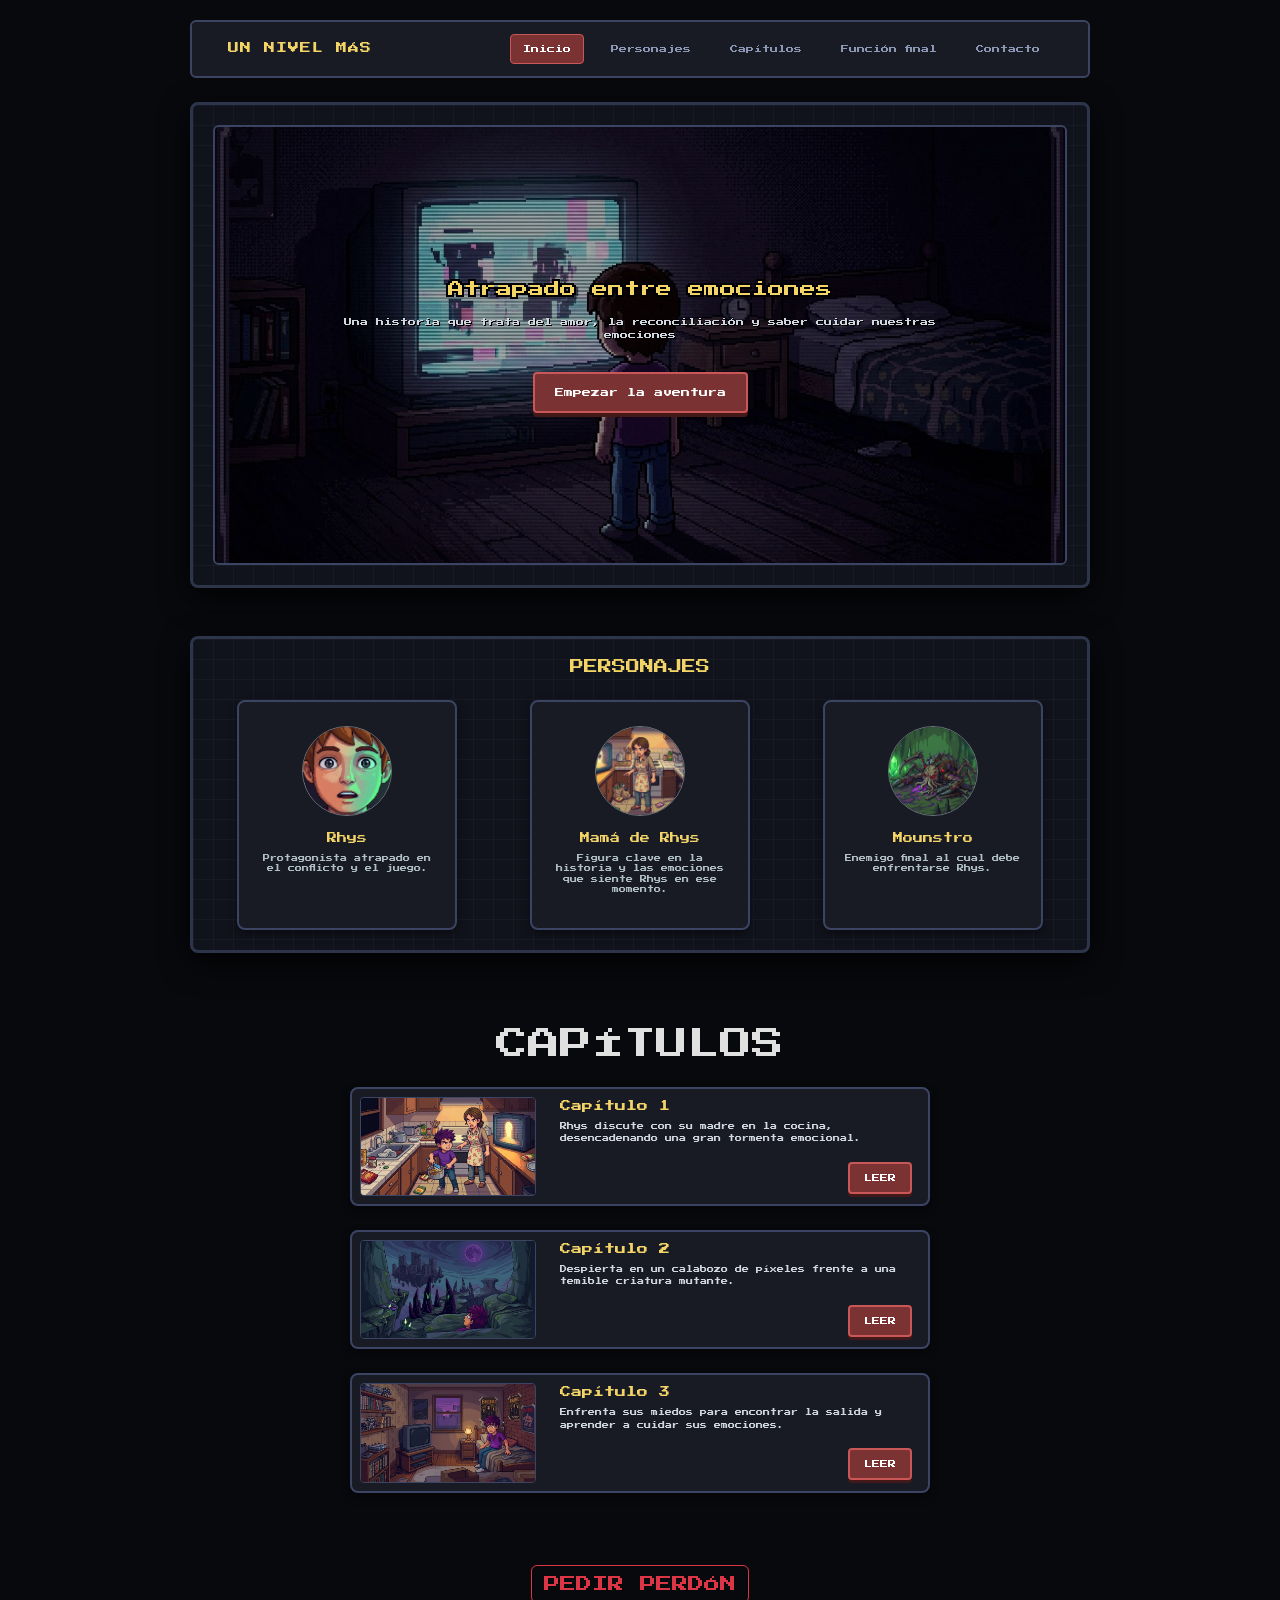
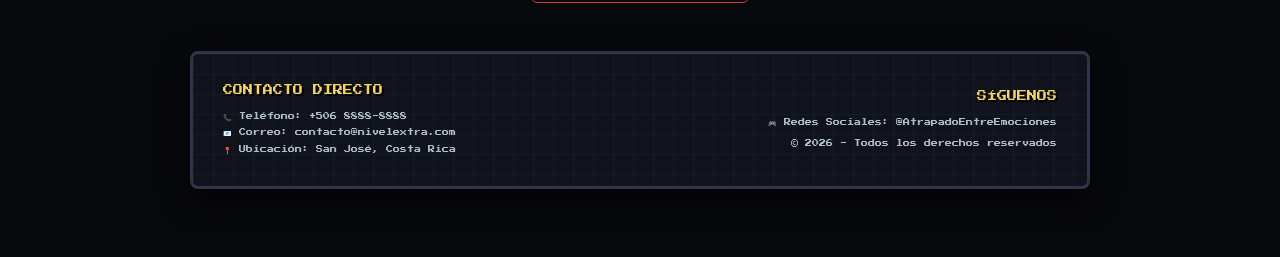
<file: index.html>
<!DOCTYPE html>
<html lang="es">
<head>
    <meta charset="UTF-8">
    <meta name="viewport" content="width=device-width, initial-scale=1.0">
    <title>Atrapado entre emociones</title>
    
    <!-- Fuente Pixel Art -->
    <link href="https://fonts.googleapis.com/css2?family=Press+Start+2P&display=swap" rel="stylesheet">
    
    <!-- Bootstrap CSS -->
    <link href="https://cdn.jsdelivr.net/npm/bootstrap@5.3.3/dist/css/bootstrap.min.css" rel="stylesheet">
    
    <!-- Tu archivo CSS personalizado -->
    <link rel="stylesheet" href="CSS/style.css">
</head>
<body>

    <!-- BARRA DE NAVEGACIÓN -->
    <header>
        <nav class="navbar navbar-expand-lg">
            <div class="container-fluid px-3">
                <div class="logo-area">UN NIVEL MÁS</div>
                
                <!-- Botón hamburguesa para móviles -->
                <button class="navbar-toggler" type="button" data-bs-toggle="collapse" data-bs-target="#navbarNav">
                    <span class="navbar-toggler-icon"></span>
                </button>

                <!-- Enlaces del menú -->
                <div class="collapse navbar-collapse justify-content-end" id="navbarNav">
                    <ul class="navbar-nav">
                        <li class="nav-item"><a class="nav-link active" href="#inicio">Inicio</a></li>
                        <li class="nav-item"><a class="nav-link" href="#personajes">Personajes</a></li>
                        <li class="nav-item"><a class="nav-link" href="#capitulos">Capítulos</a></li>
                        <li class="nav-item"><a class="nav-link" href="#final">Función final</a></li>
                        <li class="nav-item"><a class="nav-link" href="#contacto">Contacto</a></li>
                    </ul>
                </div>
            </div>
        </nav>
    </header>

    <!-- CONTENEDOR PRINCIPAL -->
    <div class="container my-4">
        <!-- PORTADA / HERO -->
        <section id="inicio" class="hero-section">
            <img src="IMG/Imagen principal.jpeg" alt="Portada">
            <div class="hero-content">
                <h1>Atrapado entre emociones</h1>
                <p>Una historia que trata del amor, la reconciliación y saber cuidar nuestras emociones</p>
                <a href="#capitulos" class="btn">Empezar la aventura</a>
            </div>
        </section>
    </div>

    <!-- SECCIÓN DE PERSONAJES -->
<section id="personajes" class="container my-4 text-center">
    <h2 class="section-title mb-4" style="color: #f3d467; font-size: 14px;">PERSONAJES</h2>
    
    <div class="row justify-content-center g-4">
        
        <!-- Tarjeta de Personaje 1 -->
        <div class="col-md-4 d-flex justify-content-center">
            <div class="card character-card p-3">
                <!-- Contenedor de la imagen circular -->
                <div class="mx-auto mt-2" style="width: 90px; height: 90px;">
                    <img src="IMG/Rhys.jpeg" class="rounded-circle w-100 h-100 object-fit-cover border border-secondary" alt="Rhys">
                </div>
                <div class="card-body px-0">
                    <h5 class="character-name">Rhys</h5>
                    <p class="character-text">Protagonista atrapado en el conflicto y el juego.</p>
                </div>
            </div>
        </div>

        <!-- Tarjeta de Personaje 2 (Puedes duplicar este bloque para más personajes) -->
        <div class="col-md-4 d-flex justify-content-center">
            <div class="card character-card p-3">
                <div class="mx-auto mt-2" style="width: 90px; height: 90px;">
                    <img src="IMG/Imagen de la mamá.jpeg" class="rounded-circle w-100 h-100 object-fit-cover border border-secondary" alt="Mamá">
                </div>
                <div class="card-body px-0">
                    <h5 class="character-name">Mamá de Rhys</h5>
                    <p class="character-text">Figura clave en la historia y las emociones que siente Rhys en ese momento.</p>

                </div>
            </div>
        </div>

        <div class="col-md-4 d-flex justify-content-center">
            <div class="card character-card p-3">
                <div class="mx-auto mt-2" style="width: 90px; height: 90px;">
                    <img src="IMG/Mounstro.jpeg" class="rounded-circle w-100 h-100 object-fit-cover border border-secondary" alt="Mamá">
                </div>
                <div class="card-body px-0">
                    <h5 class="character-name">Mounstro</h5>
                    <p class="character-text">Enemigo final al cual debe enfrentarse Rhys.</p>
                </div>
            </div>
        </div>


    </div>
</section>

<!-- SECCIÓN DE CAPÍTULOS -->
<section id="capitulos" class="my-5">
    <h2 class="section-title text-center mb-4">CAPÍTULOS</h2>

    <!-- Columna centrada para las tarjetas -->
    <div class="row justify-content-center">
        <div class="col-md-9 col-lg-8">

            <!-- CAPÍTULO 1 -->
            <div class="card capitulo-card mb-4">
                <div class="row g-0 align-items-center">
                    <div class="col-md-4 p-2">
                        <img src="IMG/Capitulo 1.1.jpeg" class="img-fluid rounded-pixel object-fit-cover w-100" style="max-height: 140px;" alt="Capítulo 1">
                    </div>
                    <div class="col-md-8">
                        <div class="card-body py-2 px-3">
                            <h5 class="card-title">Capítulo 1</h5>
                            <p class="card-text">Rhys discute con su madre en la cocina, desencadenando una gran tormenta emocional.</p>
                            <div class="mt-3 text-end">
                                <a href="Capitulo 1.html" class="btn btn-pixel">LEER</a>
                            </div>
                        </div>
                    </div>
                </div>
            </div>

            <!-- CAPÍTULO 2 -->
            <div class="card capitulo-card mb-4">
                <div class="row g-0 align-items-center">
                    <div class="col-md-4 p-2">
                        <img src="IMG/Capitulo 2.1.jpeg" class="img-fluid rounded-pixel object-fit-cover w-100" style="max-height: 140px;" alt="Capítulo 2">
                    </div>
                    <div class="col-md-8">
                        <div class="card-body py-2 px-3">
                            <h5 class="card-title">Capítulo 2</h5>
                            <p class="card-text">Despierta en un calabozo de píxeles frente a una temible criatura mutante.</p>
                            <div class="mt-3 text-end">
                                <a href="Capitulo 2.html" class="btn btn-pixel">LEER</a>
                            </div>
                        </div>
                    </div>
                </div>
            </div>

            <!-- CAPÍTULO 3 -->
            <div class="card capitulo-card mb-4">
                <div class="row g-0 align-items-center">
                    <div class="col-md-4 p-2">
                        <img src="IMG/Capitulo 3,1.jpeg" class="img-fluid rounded-pixel object-fit-cover w-100" style="max-height: 140px;" alt="Capítulo 3">
                    </div>
                    <div class="col-md-8">
                        <div class="card-body py-2 px-3">
                            <h5 class="card-title">Capítulo 3</h5>
                            <p class="card-text">Enfrenta sus miedos para encontrar la salida y aprender a cuidar sus emociones.</p>
                            <div class="mt-3 text-end">
                                <a href="Capitulo 3.html" class="btn btn-pixel">LEER</a>
                            </div>
                        </div>
                    </div>
                </div>
            </div>

        </div>
    </div>
</section>

<button onclick="pedirPerdon()" class="btn btn-outline-danger" id="final">PEDIR PERDÓN</button>

<!-- PIE DE PÁGINA (FOOTER DE CONTACTO) -->

<footer class="container my-5 footer-pixel-container">
    <div class="row g-4 justify-content-between align-items-center">
        
        <!-- Columna 1: Información de Contacto -->
        <div class="col-md-6 text-center text-md-start">
            <h5 class="footer-title" id="contacto">CONTACTO DIRECTO</h5>
            <p class="footer-text mb-1">📞 Teléfono: +506 8888-8888</p>
            <p class="footer-text mb-1">📧 Correo: contacto@nivelextra.com</p>
            <p class="footer-text mb-0">📍 Ubicación: San José, Costa Rica</p>
        </div>

        <!-- Columna 2: Redes y Derechos -->
        <div class="col-md-6 text-center text-md-end">
            <h5 class="footer-title">SÍGUENOS</h5>
            <p class="footer-text mb-1">🎮 Redes Sociales: @AtrapadoEntreEmociones</p>
            <p class="footer-text text-warning mt-2 mb-0">© 2026 - Todos los derechos reservados</p>
        </div>

    </div>
</footer>
<!-- VENTANA EMERGENTE (MODAL) -->
    <div class="modal fade" id="perdonModal" tabindex="-1" aria-hidden="true">
      <div class="modal-dialog modal-dialog-centered">
        <div class="modal-content pixel-modal">
          <div class="modal-header border-0 pb-0">
            <h5 class="modal-title text-warning" style="font-size: 11px;">ACCIÓN DE JUEGO</h5>
            <button type="button" class="btn-close btn-close-white" data-bs-dismiss="modal" aria-label="Close"></button>
          </div>
          <div class="modal-body text-center py-4">
            <!-- ¡Este es el ID que busca JavaScript! -->
            <p id="mensajePerdon" class="mb-0" style="font-size: 8px; line-height: 1.8; color: #d0d7de;"></p>
          </div>
          <div class="modal-footer border-0 justify-content-center pt-0">
            <button type="button" class="btn btn-pixel" data-bs-dismiss="modal">ACEPTAR</button>
          </div>
        </div>
      </div>
    </div>



<!-- Bootstrap JS -->
    <script src="https://cdn.jsdelivr.net/npm/bootstrap@5.3.3/dist/js/bootstrap.bundle.min.js"></script>

    <!-- Tu archivo JS -->
    <script src="JS/script.js"></script>
</body>
</html>
</file>
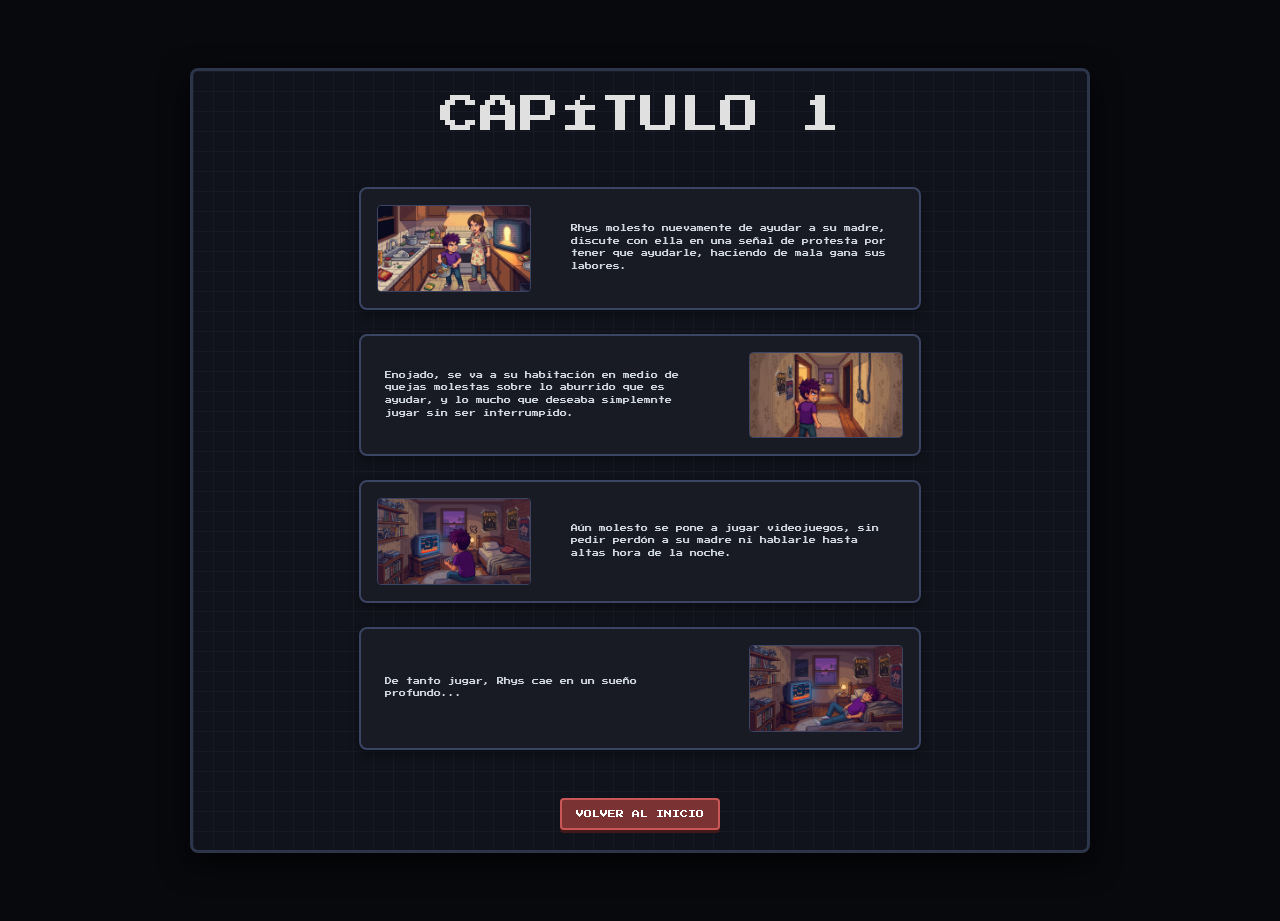
<file: Capitulo 1.html>
<!DOCTYPE html>
<html lang="es">
<head>
    <meta charset="UTF-8">
    <meta name="viewport" content="width=device-width, initial-scale=1.0">
    <title>Capítulo 1</title>
    <link href="https://fonts.googleapis.com/css2?family=Press+Start+2P&display=swap" rel="stylesheet">
    <link href="https://cdn.jsdelivr.net/npm/bootstrap@5.3.3/dist/css/bootstrap.min.css" rel="stylesheet">
    <link rel="stylesheet" href="CSS/style.css">
</head>
<body>
<div class="container my-5">
    
    <!-- Título Principal del Capítulo -->
    <h1 class="section-title text-center mb-5">CAPÍTULO 1</h1>

    <div class="row justify-content-center">
        <div class="col-md-9 col-lg-8">

            <!-- BLOQUE 1: Imagen a la izquierda / Texto a la derecha -->
            <div class="card capitulo-card mb-4">
                <div class="row g-0 align-items-center">
                    <div class="col-md-4 p-3">
                        <img src="IMG/Capitulo 1.1.jpeg" class="img-fluid rounded-pixel object-fit-cover w-100" style="max-height: 140px;" alt="Imagen del capítulo">
                    </div>
                    <div class="col-md-8">
                        <div class="card-body px-4 py-3">
                            <p class="card-text">Rhys molesto nuevamente de ayudar a su madre, discute con ella en una señal de protesta por tener que ayudarle, haciendo de mala gana sus labores.</p>
                        </div>
                    </div>
                </div>
            </div>

            <!-- BLOQUE 2: Texto a la izquierda / Imagen a la derecha -->
            <!-- Nota: Usamos 'flex-row-reverse' para invertir el orden automáticamente -->
            <div class="card capitulo-card mb-4">
                <div class="row g-0 align-items-center flex-row-reverse">
                    <div class="col-md-4 p-3">
                        <img src="IMG/Capitulo 1.2.jpeg" class="img-fluid rounded-pixel object-fit-cover w-100" style="max-height: 140px;" alt="Imagen del capítulo">
                    </div>
                    <div class="col-md-8">
                        <div class="card-body px-4 py-3">
                            <p class="card-text">Enojado, se va a su habitación en medio de quejas molestas sobre lo aburrido que es ayudar, y lo mucho que deseaba simplemnte jugar sin ser interrumpido.</p>
                        </div>
                    </div>
                </div>
            </div>

            <!-- BLOQUE 3: Imagen a la izquierda / Texto a la derecha -->
            <div class="card capitulo-card mb-4">
                <div class="row g-0 align-items-center">
                    <div class="col-md-4 p-3">
                        <img src="IMG/Capitulo 1.3.jpeg" class="img-fluid rounded-pixel object-fit-cover w-100" style="max-height: 140px;" alt="Imagen del capítulo">
                    </div>
                    <div class="col-md-8">
                        <div class="card-body px-4 py-3">
                            <p class="card-text">Aún molesto se pone a jugar videojuegos, sin pedir perdón a su madre ni hablarle hasta altas hora de la noche.</p>
                        </div>
                    </div>
                </div>
            </div>
            <!-- BLOQUE 4: Texto a la izquierda / Imagen a la derecha -->
            <div class="card capitulo-card mb-4">
                <div class="row g-0 align-items-center flex-row-reverse">
                    <div class="col-md-4 p-3">
                        <img src="IMG/Capitulo 1.4.jpeg" class="img-fluid rounded-pixel object-fit-cover w-100" style="max-height: 140px;" alt="Imagen del capítulo">
                    </div>
                    <div class="col-md-8">
                        <div class="card-body px-4 py-3">
                            <p class="card-text">De tanto jugar, Rhys cae en un sueño profundo...</p>
                        </div>
                    </div>
                </div>
            </div>


            <!-- Botón para regresar al índice principal -->
            <div class="text-center mt-5">
                <a href="index.html" class="btn btn-pixel">VOLVER AL INICIO</a>
            </div>

        </div>
    </div>
</div>
</body>
</html>
</file>
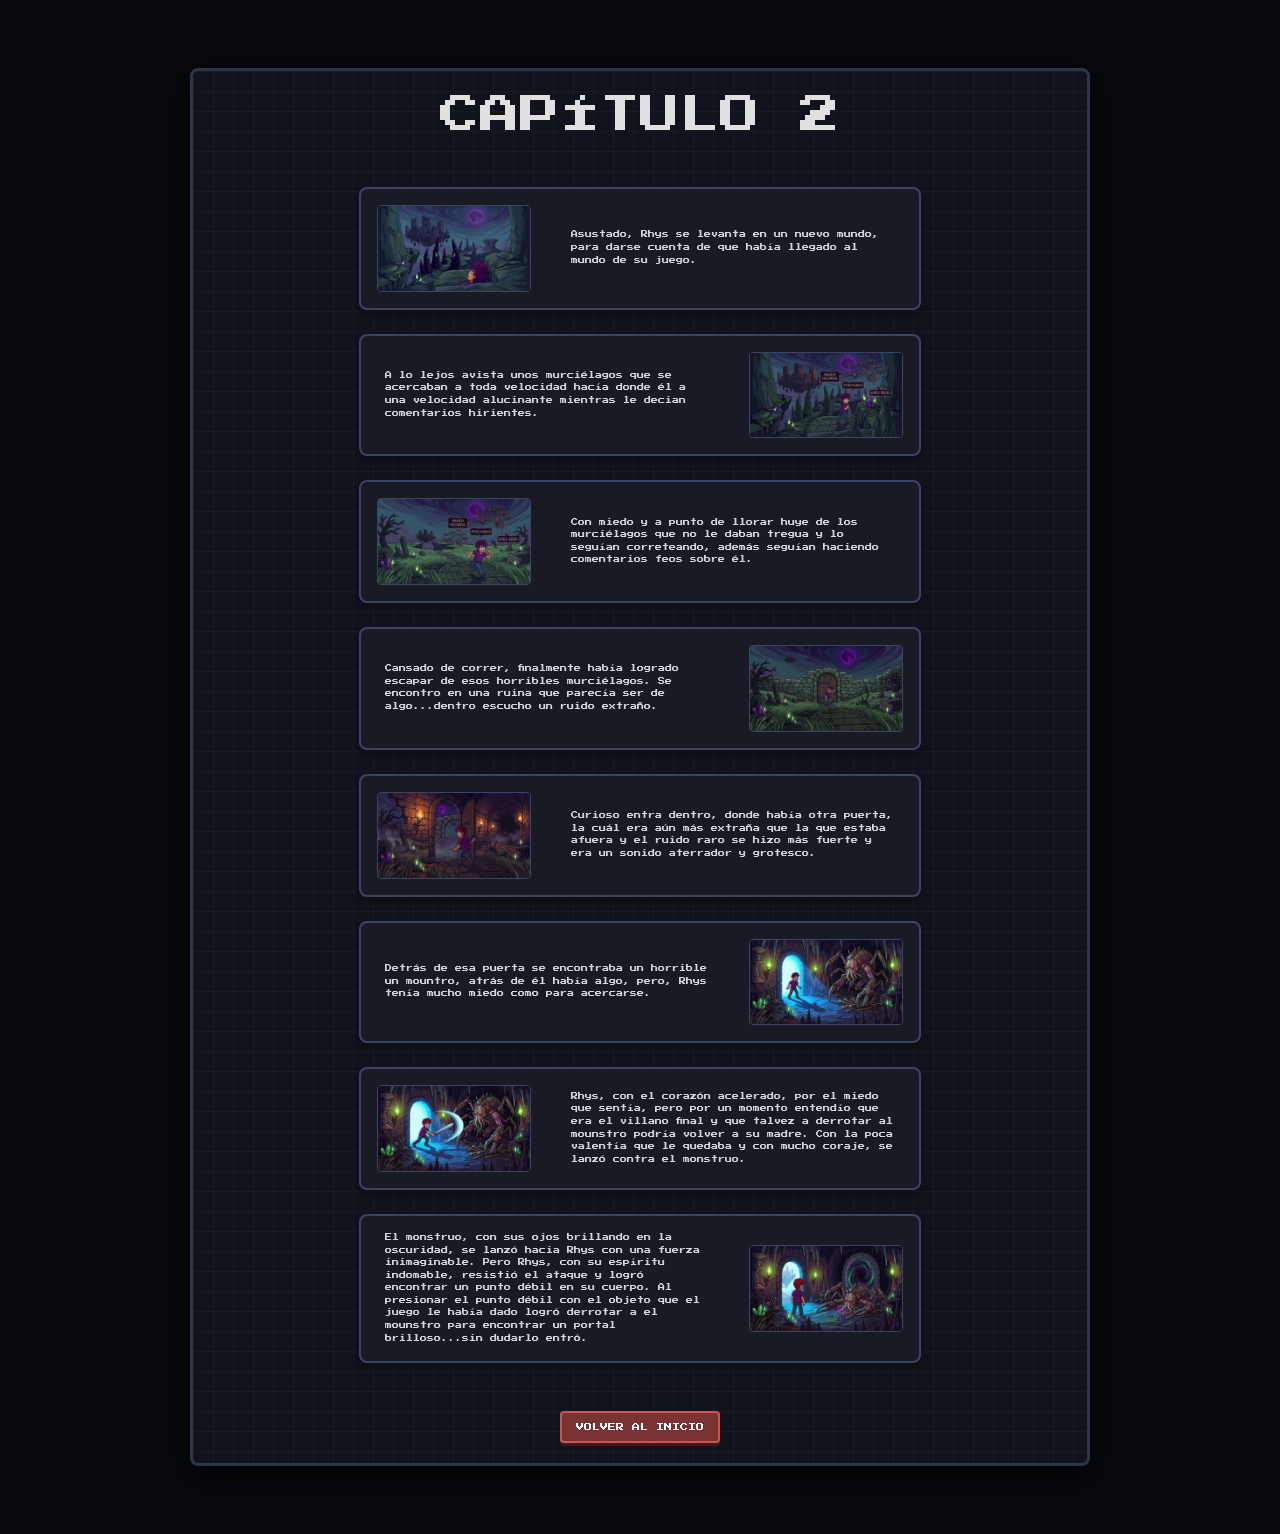
<file: Capitulo 2.html>
<!DOCTYPE html>
<html lang="es">
<head>
    <meta charset="UTF-8">
    <meta name="viewport" content="width=device-width, initial-scale=1.0">
    <title>Capítulo 2</title>
    <link href="https://fonts.googleapis.com/css2?family=Press+Start+2P&display=swap" rel="stylesheet">
    <link href="https://cdn.jsdelivr.net/npm/bootstrap@5.3.3/dist/css/bootstrap.min.css" rel="stylesheet">
    <link rel="stylesheet" href="CSS/style.css">
</head>
<body>
<div class="container my-5">
    
    <!-- Título Principal del Capítulo -->
    <h1 class="section-title text-center mb-5">CAPÍTULO 2</h1>

    <div class="row justify-content-center">
        <div class="col-md-9 col-lg-8">

            <!-- BLOQUE 1: Imagen a la izquierda / Texto a la derecha -->
            <div class="card capitulo-card mb-4">
                <div class="row g-0 align-items-center">
                    <div class="col-md-4 p-3">
                        <img src="IMG/Capitulo 2.1.jpeg" class="img-fluid rounded-pixel object-fit-cover w-100" style="max-height: 140px;" alt="Imagen del capítulo">
                    </div>
                    <div class="col-md-8">
                        <div class="card-body px-4 py-3">
                            <p class="card-text">Asustado, Rhys se levanta en un nuevo mundo, para darse cuenta de que había llegado al mundo de su juego.</p>
                        </div>
                    </div>
                </div>
            </div>

            <!-- BLOQUE 2: Texto a la izquierda / Imagen a la derecha -->
            <!-- Nota: Usamos 'flex-row-reverse' para invertir el orden automáticamente -->
            <div class="card capitulo-card mb-4">
                <div class="row g-0 align-items-center flex-row-reverse">
                    <div class="col-md-4 p-3">
                        <img src="IMG/Capitulo 2.2.jpeg" class="img-fluid rounded-pixel object-fit-cover w-100" style="max-height: 140px;" alt="Imagen del capítulo">
                    </div>
                    <div class="col-md-8">
                        <div class="card-body px-4 py-3">
                            <p class="card-text">A lo lejos avista unos murciélagos que se acercaban a toda velocidad hacía donde él a una velocidad alucinante mientras le decian comentarios hirientes.</p>
                        </div>
                    </div>
                </div>
            </div>

            <!-- BLOQUE 3: Imagen a la izquierda / Texto a la derecha -->
            <div class="card capitulo-card mb-4">
                <div class="row g-0 align-items-center">
                    <div class="col-md-4 p-3">
                        <img src="IMG/Capitulo 2.3.jpeg" class="img-fluid rounded-pixel object-fit-cover w-100" style="max-height: 140px;" alt="Imagen del capítulo">
                    </div>
                    <div class="col-md-8">
                        <div class="card-body px-4 py-3">
                            <p class="card-text">Con miedo y a punto de llorar huye de los murciélagos que no le daban tregua y lo seguían correteando, además seguían haciendo comentarios feos sobre él.</p>
                        </div>
                    </div>
                </div>
            </div>
            <!-- BLOQUE 4: Texto a la izquierda / Imagen a la derecha -->
            <div class="card capitulo-card mb-4">
                <div class="row g-0 align-items-center flex-row-reverse">
                    <div class="col-md-4 p-3">
                        <img src="IMG/Capitulo 2.4.jpeg" class="img-fluid rounded-pixel object-fit-cover w-100" style="max-height: 140px;" alt="Imagen del capítulo">
                    </div>
                    <div class="col-md-8">
                        <div class="card-body px-4 py-3">
                            <p class="card-text">Cansado de correr, finalmente había logrado escapar de esos horribles murciélagos. Se encontro en una ruina que parecía ser de algo...dentro escucho un ruido extraño.</p>
                        </div>
                    </div>
                </div>
            </div>
             <!-- BLOQUE 5: Imagen a la izquierda / Texto a la derecha -->
            <div class="card capitulo-card mb-4">
                <div class="row g-0 align-items-center">
                    <div class="col-md-4 p-3">
                        <img src="IMG/Capitulo 2.5.jpeg" class="img-fluid rounded-pixel object-fit-cover w-100" style="max-height: 140px;" alt="Imagen del capítulo">
                    </div>
                    <div class="col-md-8">
                        <div class="card-body px-4 py-3">
                            <p class="card-text">Curioso entra dentro, donde había otra puerta, la cuál era aún más extraña que la que estaba afuera y el ruido raro se hizo más fuerte y era un sonido aterrador y grotesco.</p>
                        </div>
                    </div>
                </div>
            </div>

            <!-- BLOQUE 6: Texto a la izquierda / Imagen a la derecha -->
            <!-- Nota: Usamos 'flex-row-reverse' para invertir el orden automáticamente -->
            <div class="card capitulo-card mb-4">
                <div class="row g-0 align-items-center flex-row-reverse">
                    <div class="col-md-4 p-3">
                        <img src="IMG/Capitulo 2.6.jpeg" class="img-fluid rounded-pixel object-fit-cover w-100" style="max-height: 140px;" alt="Imagen del capítulo">
                    </div>
                    <div class="col-md-8">
                        <div class="card-body px-4 py-3">
                            <p class="card-text">Detrás de esa puerta se encontraba un horrible un mountro, atrás de él había algo, pero, Rhys tenía mucho miedo como para acercarse.</p>
                        </div>
                    </div>
                </div>
            </div>

            <!-- BLOQUE 7: Imagen a la izquierda / Texto a la derecha -->
            <div class="card capitulo-card mb-4">
                <div class="row g-0 align-items-center">
                    <div class="col-md-4 p-3">
                        <img src="IMG/Capitulo 2.7.jpeg" class="img-fluid rounded-pixel object-fit-cover w-100" style="max-height: 140px;" alt="Imagen del capítulo">
                    </div>
                    <div class="col-md-8">
                        <div class="card-body px-4 py-3">
                            <p class="card-text">Rhys, con el corazón acelerado, por el miedo que sentía, pero por un momento entendío que era el villano final y que talvez a derrotar al mounstro podría volver a su madre. Con la poca valentía que le quedaba y con mucho coraje, se lanzó contra el monstruo.</p>
                        </div>
                    </div>
                </div>
            </div>
            <!-- BLOQUE 8: Texto a la izquierda / Imagen a la derecha -->
            <div class="card capitulo-card mb-4">
                <div class="row g-0 align-items-center flex-row-reverse">
                    <div class="col-md-4 p-3">
                        <img src="IMG/Capitulo 2.8.jpeg" class="img-fluid rounded-pixel object-fit-cover w-100" style="max-height: 140px;" alt="Imagen del capítulo">
                    </div>
                    <div class="col-md-8">
                        <div class="card-body px-4 py-3">
                            <p class="card-text">El monstruo, con sus ojos brillando en la oscuridad, se lanzó hacia Rhys con una fuerza inimaginable. Pero Rhys, con su espíritu indomable, resistió el ataque y logró encontrar un punto débil en su cuerpo. Al presionar el punto débil con el objeto que el juego le había dado logró derrotar a el mounstro para encontrar un portal brilloso...sin dudarlo entró.</p>
                        </div>
                    </div>
                </div>
            </div>


            <!-- Botón para regresar al índice principal -->
            <div class="text-center mt-5">
                <a href="index.html" class="btn btn-pixel">VOLVER AL INICIO</a>
            </div>

        </div>
    </div>
</div>
</body>
</html>
</file>
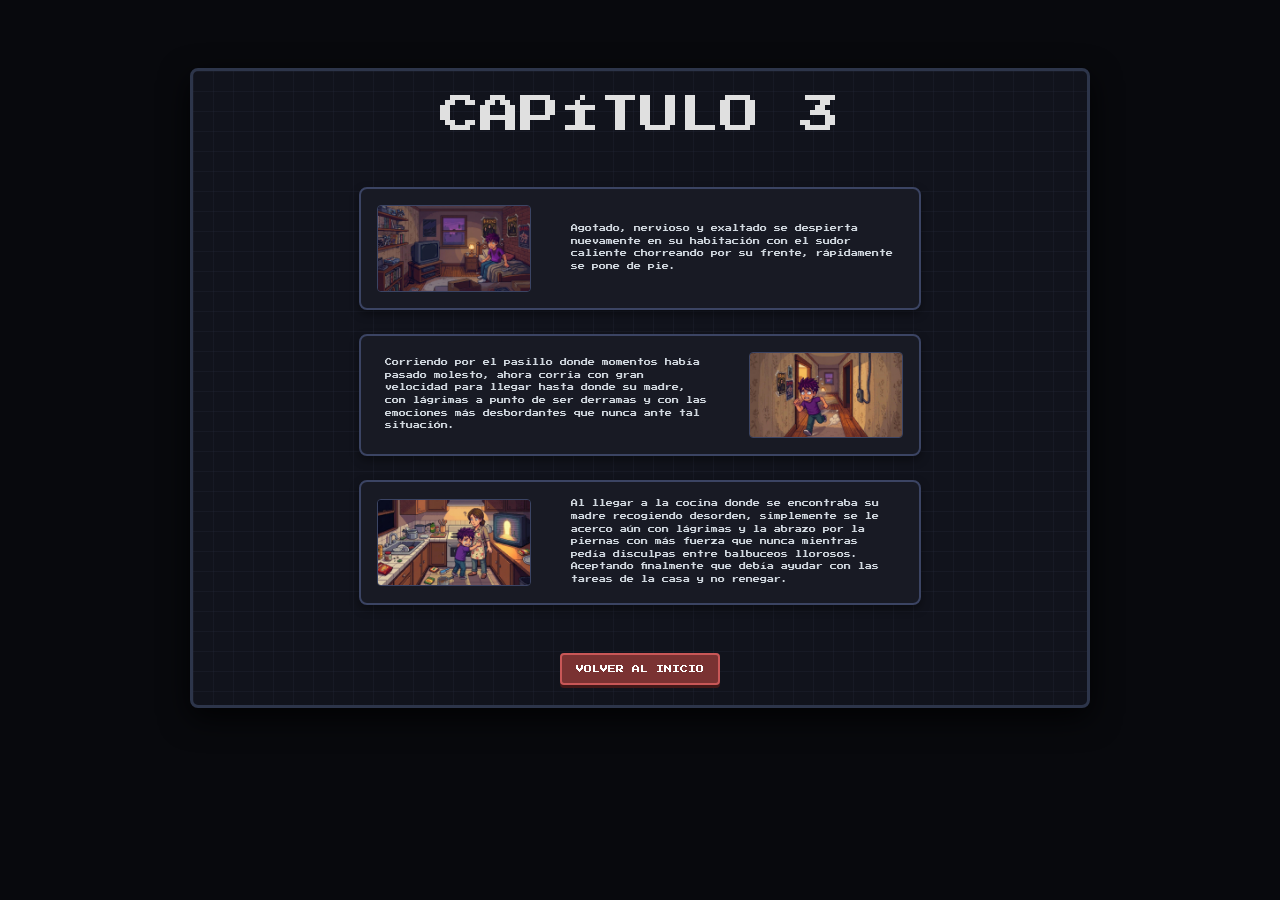
<file: Capitulo 3.html>
<!DOCTYPE html>
<html lang="es">
<head>
    <meta charset="UTF-8">
    <meta name="viewport" content="width=device-width, initial-scale=1.0">
    <title>Capítulo 3</title>
    <link href="https://fonts.googleapis.com/css2?family=Press+Start+2P&display=swap" rel="stylesheet">
    <link href="https://cdn.jsdelivr.net/npm/bootstrap@5.3.3/dist/css/bootstrap.min.css" rel="stylesheet">
    <link rel="stylesheet" href="CSS/style.css">
</head>
<body>
<div class="container my-5">
    
    <!-- Título Principal del Capítulo -->
    <h1 class="section-title text-center mb-5">CAPÍTULO 3</h1>

    <div class="row justify-content-center">
        <div class="col-md-9 col-lg-8">

            <!-- BLOQUE 1: Imagen a la izquierda / Texto a la derecha -->
            <div class="card capitulo-card mb-4">
                <div class="row g-0 align-items-center">
                    <div class="col-md-4 p-3">
                        <img src="IMG/Capitulo 3,1.jpeg" class="img-fluid rounded-pixel object-fit-cover w-100" style="max-height: 140px;" alt="Imagen del capítulo">
                    </div>
                    <div class="col-md-8">
                        <div class="card-body px-4 py-3">
                            <p class="card-text">Agotado, nervioso y exaltado se despierta nuevamente en su habitación con el sudor caliente chorreando por su frente, rápidamente se pone de pie.</p>
                        </div>
                    </div>
                </div>
            </div>

            <!-- BLOQUE 2: Texto a la izquierda / Imagen a la derecha -->
            <!-- Nota: Usamos 'flex-row-reverse' para invertir el orden automáticamente -->
            <div class="card capitulo-card mb-4">
                <div class="row g-0 align-items-center flex-row-reverse">
                    <div class="col-md-4 p-3">
                        <img src="IMG/Capitulo 3.2.jpeg" class="img-fluid rounded-pixel object-fit-cover w-100" style="max-height: 140px;" alt="Imagen del capítulo">
                    </div>
                    <div class="col-md-8">
                        <div class="card-body px-4 py-3">
                            <p class="card-text">Corriendo por el pasillo donde momentos había pasado molesto, ahora corria con gran velocidad para llegar hasta donde su madre, con lágrimas a punto de ser derramas y con las emociones más desbordantes que nunca ante tal situación.</p>
                        </div>
                    </div>
                </div>
            </div>

            <!-- BLOQUE 3: Imagen a la izquierda / Texto a la derecha -->
            <div class="card capitulo-card mb-4">
                <div class="row g-0 align-items-center">
                    <div class="col-md-4 p-3">
                        <img src="IMG/Capitulo 3.3.jpeg" class="img-fluid rounded-pixel object-fit-cover w-100" style="max-height: 140px;" alt="Imagen del capítulo">
                    </div>
                    <div class="col-md-8">
                        <div class="card-body px-4 py-3">
                            <p class="card-text">Al llegar a la cocina donde se encontraba su madre recogiendo desorden, simplemente se le acerco aún con lágrimas y la abrazo por la piernas con más fuerza que nunca mientras pedía disculpas entre balbuceos llorosos. Aceptando finalmente que debía ayudar con las tareas de la casa y no renegar.</p>
                        </div>
                    </div>
                </div>
            </div>


            <!-- Botón para regresar al índice principal -->
            <div class="text-center mt-5">
                <a href="index.html" class="btn btn-pixel">VOLVER AL INICIO</a>
            </div>

        </div>
    </div>
</div>
</body>
</html>
</file>
<file: CSS/style.css>
* {
    box-sizing: border-box;
    margin: 0;
    padding: 0;
}

body {
    background-color: #08090d !important;
    color: #e0e0e0 !important;
    font-family: 'Press Start 2P', monospace !important;
    display: flex;
    flex-direction: column;
    align-items: center;
    min-height: 100vh;
    padding: 20px;
}

/* --- BARRA DE NAVEGACIÓN BOOTSTRAP --- */
header {
    width: 100%;
    max-width: 900px;
}

.navbar {
    background-color: #181a24 !important;
    border: 2px solid #3b4463 !important;
    border-radius: 6px !important;
    padding: 12px 20px !important;
}

.logo-area {
    color: #f3d467 !important;
    font-size: 11px !important;
    letter-spacing: 1px !important;
    font-family: 'Press Start 2P', monospace !important;
}

.navbar-nav {
    display: flex;
    gap: 15px;
    align-items: center;
}

/* Enlaces del menú con la letra de juego */
.navbar-nav .nav-link {
    font-family: 'Press Start 2P', monospace !important;
    color: #8c96b5 !important;
    font-size: 8px !important;
    transition: color 0.2s ease;
    padding: 8px 12px !important;
}

.navbar-nav .nav-link:hover {
    color: #ffffff !important;
}

/* Enlace activo (Inicio / Home) */
.navbar-nav .nav-link.active, 
.navbar-nav .show > .nav-link {
    background-color: #7a3232 !important;
    color: #ffffff !important;
    border: 1px solid #c95757 !important;
    border-radius: 4px !important;
}

/* --- CONTENEDOR PRINCIPAL TIPO REJILLA --- */
.container {
    width: 100%;
    max-width: 900px;
    background-color: #11131c !important;
    border: 3px solid #2d354a !important;
    border-radius: 8px !important;
    padding: 20px !important;
    box-shadow: 0 10px 30px rgba(0, 0, 0, 0.8);
    background-image: 
        linear-gradient(rgba(45, 53, 74, 0.2) 1px, transparent 1px),
        linear-gradient(90deg, rgba(45, 53, 74, 0.2) 1px, transparent 1px) !important;
    background-size: 20px 20px !important;
}

/* --- SECCIÓN HERO / PORTADA --- */
.hero-section {
    position: relative;
    width: 100%;
    height: 440px;
    border: 2px solid #3b4463 !important;
    border-radius: 6px !important;
    overflow: hidden;
    display: flex;
    flex-direction: column;
    justify-content: center;
    align-items: center;
    text-align: center;
    padding: 20px;
}

.hero-section img {
    position: absolute;
    top: 0;
    left: 0;
    width: 100%;
    height: 100%;
    object-fit: cover;
    z-index: 1;
    filter: brightness(0.65);
}

.hero-content {
    position: relative;
    z-index: 2;
    display: flex;
    flex-direction: column;
    align-items: center;
}

.hero-section h1 {
    font-family: 'Press Start 2P', monospace !important;
    color: #f3d467 !important;
    font-size: 16px !important;
    line-height: 1.5 !important;
    margin-bottom: 15px !important;
    text-shadow: 2px 2px 0px #000, -2px -2px 0px #000, 2px -2px 0px #000, -2px 2px 0px #000;
}

.hero-section p {
    font-family: 'Press Start 2P', monospace !important;
    color: #d0d7de !important;
    font-size: 8px !important;
    max-width: 600px;
    line-height: 1.6 !important;
    margin-bottom: 30px !important;
    text-shadow: 1px 1px 0px #000;
}

/* --- BOTÓN PIXELADO --- */
.hero-section .btn {
    display: inline-block;
    background-color: #7a3232 !important;
    color: #ffffff !important;
    text-decoration: none !important;
    font-family: 'Press Start 2P', monospace !important;
    font-size: 9px !important;
    padding: 12px 20px !important;
    border: 2px solid #c95757 !important;
    border-radius: 4px !important;
    box-shadow: 0 4px 0 #421818 !important;
    transition: all 0.1s ease;
    cursor: pointer;
}

.hero-section .btn:hover {
    background-color: #943d3d !important;
    color: #ffffff !important;
    transform: translateY(-2px);
    box-shadow: 0 6px 0 #421818 !important;
}

.hero-section .btn:active {
    transform: translateY(2px);
    box-shadow: 0 2px 0 #421818 !important;
}
/* --- ESTILOS PARA LAS TARJETAS DE PERSONAJES --- */
.character-card {
    width: 220px !important;
    background-color: #181a24 !important;
    border: 2px solid #3b4463 !important;
    border-radius: 8px !important;
    box-shadow: 0 4px 10px rgba(0, 0, 0, 0.4);
    transition: transform 0.2s ease;
}

.character-card:hover {
    transform: translateY(-4px);
    border-color: #7b88b0 !important;
}

.character-name {
    font-family: 'Press Start 2P', monospace !important;
    color: #f3d467 !important;
    font-size: 10px !important;
    margin-bottom: 10px !important;
}

.character-text {
    font-family: 'Press Start 2P', monospace !important;
    color: #b0bec5 !important;
    font-size: 7px !important;
    line-height: 1.5 !important;
    margin: 0 !important;
}
/* --- TARJETAS DE CAPÍTULOS DE BOOTSTRAP --- */
.capitulo-card {
    background-color: #181a24 !important;
    border: 2px solid #3b4463 !important;
    border-radius: 6px !important;
    box-shadow: 0 4px 10px rgba(0, 0, 0, 0.4);
    transition: transform 0.2s ease, border-color 0.2s ease;
    overflow: hidden;
}

.capitulo-card:hover {
    transform: translateY(-3px);
    border-color: #7b88b0 !important;
}

.capitulo-card .card-title {
    color: #f3d467 !important;
    font-family: 'Press Start 2P', monospace !important;
    font-size: 11px !important;
    margin-bottom: 8px !important;
}

.capitulo-card .card-text {
    color: #b0bec5 !important;
    font-family: 'Press Start 2P', monospace !important;
    font-size: 7px !important;
    line-height: 1.6 !important;
    margin-bottom: 0 !important;
}

.rounded-pixel {
    border-radius: 4px !important;
    border: 1px solid #3b4463;
}

/* Botón estilo arcade */
.btn-pixel {
    display: inline-block;
    background-color: #7a3232 !important;
    color: #ffffff !important;
    text-decoration: none !important;
    font-family: 'Press Start 2P', monospace !important;
    font-size: 8px !important;
    padding: 8px 14px !important;
    border: 2px solid #c95757 !important;
    border-radius: 4px !important;
    box-shadow: 0 3px 0 #421818 !important;
    transition: all 0.1s ease;
}

.btn-pixel:hover {
    background-color: #943d3d !important;
    color: #ffffff !important;
    transform: translateY(-2px);
    box-shadow: 0 5px 0 #421818 !important;
}
/* --- ESTILOS DEL FOOTER PIXEL --- */
.footer-pixel-container {
    background-color: #11131c !important;
    border: 3px solid #2d354a !important;
    border-radius: 8px !important;
    padding: 30px !important;
    box-shadow: 0 10px 30px rgba(0, 0, 0, 0.8);
}

.footer-title {
    color: #f3d467 !important;
    font-family: 'Press Start 2P', monospace !important;
    font-size: 10px !important;
    margin-bottom: 15px !important;
    text-shadow: 2px 2px 0px #000;
}

.footer-text {
    color: #b0bec5 !important;
    font-family: 'Press Start 2P', monospace !important;
    font-size: 7px !important;
    line-height: 1.8 !important;
}
/* --- ESTILOS PARA LA HISTORIETA / CAPÍTULOS --- */
.capitulo-card {
    background-color: #181a24 !important;
    border: 2px solid #3b4463 !important;
    border-radius: 8px !important;
    box-shadow: 0 4px 10px rgba(0, 0, 0, 0.4);
    overflow: hidden;
}

.capitulo-card .card-text {
    color: #d0d7de !important;
    font-family: 'Press Start 2P', monospace !important;
    font-size: 7px !important;
    line-height: 1.8 !important;
    margin-bottom: 0 !important;
}

.rounded-pixel {
    border-radius: 4px !important;
    border: 1px solid #3b4463;
}
</file>
